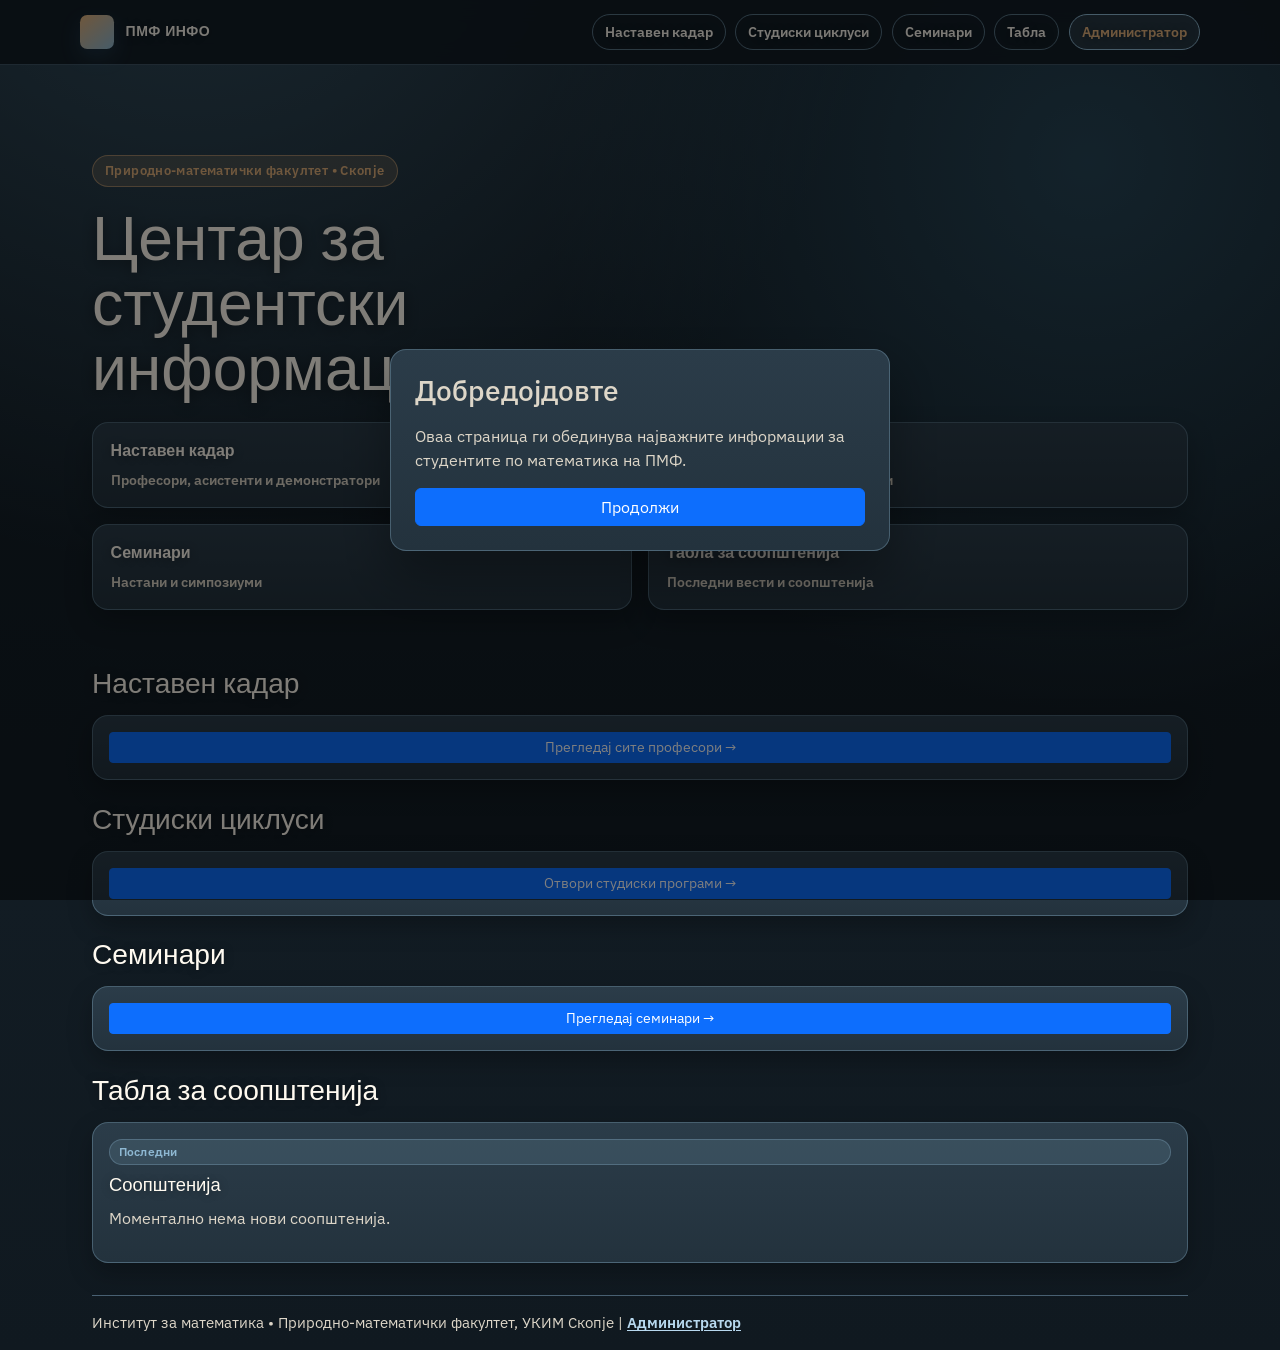
<file: index.html>
<!DOCTYPE html>
<html lang="mk">
  <head>
    <meta charset="UTF-8" />
    <meta name="viewport" content="width=device-width, initial-scale=1.0" />
    <title>Центар за студентски информации | ПМФ Скопје</title>
    <meta
      name="description"
      content="Информативна страница за студентите на Природно-математички факултет со наставен кадар, студиски циклуси, семинари и табла за соопштенија."
    />
    <!-- Bootstrap CSS -->
    <link href="https://cdn.jsdelivr.net/npm/bootstrap@5.3.0/dist/css/bootstrap.min.css" rel="stylesheet" />
    <!-- Google Fonts -->
    <link rel="preconnect" href="https://fonts.googleapis.com" />
    <link rel="preconnect" href="https://fonts.gstatic.com" crossorigin />
    <link
      href="https://fonts.googleapis.com/css2?family=Space+Grotesk:wght@400;500;600;700&family=IBM+Plex+Sans:wght@400;500;600&display=swap"
      rel="stylesheet"
    />
    <!-- Custom CSS -->
    <link rel="stylesheet" href="css/styles.css" />
  </head>
  <body>
    <header class="topbar">
      <div class="container topbar-inner">
        <div class="brand">
          <span class="brand-mark" aria-hidden="true"></span>
          <div class="brand-text">ПМФ Инфо</div>
        </div>
        <nav class="nav" aria-label="Main sections">
          <a href="staff.html">Наставен кадар</a>
          <a href="cycles.html">Студиски циклуси</a>
          <a href="seminars.html">Семинари</a>
          <a href="#board">Табла</a>
          <a href="admin.html" class="admin-link">Администратор</a>
        </nav>
      </div>
    </header>

    <main class="container">
      <section class="hero" aria-labelledby="hero-title">
        <div class="eyebrow">Природно-математички факултет • Скопје</div>
        <h1 id="hero-title">Центар за студентски информации</h1>

        <div class="hero-grid">
          <a class="highlight highlight-link" href="staff.html">
            <strong>Наставен кадар</strong>
            <small>Професори, асистенти и демонстратори</small>
          </a>
          <a class="highlight highlight-link" href="cycles.html">
            <strong>Студиски циклуси</strong>
            <small>Прв, втор и трет циклус на студии</small>
          </a>
          <a class="highlight highlight-link" href="seminars.html">
            <strong>Семинари</strong>
            <small>Настани и симпозиуми</small>
          </a>
          <a class="highlight highlight-link" href="#board">
            <strong>Табла за соопштенија</strong>
            <small>Последни вести и соопштенија</small>
          </a>
        </div>
      </section>

      <section id="staff" aria-labelledby="staff-title">
        <div class="section-head">
          <h2 id="staff-title">Наставен кадар</h2>
        </div>
        <div class="cards">
          <article class="card">
            <a href="staff.html" class="btn btn-primary btn-sm">Прегледај сите професори →</a>
          </article>
        </div>
      </section>

      <section id="cycles" aria-labelledby="cycles-title">
        <div class="section-head">
          <h2 id="cycles-title">Студиски циклуси</h2>
        </div>
        <div class="cards">
          <article class="card">
            <a href="cycles.html" class="btn btn-primary btn-sm">Отвори студиски програми →</a>
          </article>
        </div>
      </section>

      <section id="seminars" aria-labelledby="seminars-title">
        <div class="section-head">
          <h2 id="seminars-title">Семинари</h2>
        </div>
        <div class="cards">
          <article class="card">
            <a href="seminars.html" class="btn btn-primary btn-sm">Прегледај семинари →</a>
          </article>
        </div>
      </section>

      <section id="board" aria-labelledby="board-title">
        <div class="section-head">
          <h2 id="board-title">Табла за соопштенија</h2>
        </div>
        <div class="cards">
          <article class="card">
            <span class="tag brand">Последни</span>
            <h3>Соопштенија</h3>
            <div id="dynamic-bulletin-board">
              <p class="text-muted">Вчитување соопштенија...</p>
            </div>
          </article>
        </div>
      </section>

      <footer class="footer">
        Институт за математика • Природно-математички факултет, УКИМ Скопје | 
        <a href="admin.html">Администратор</a>
      </footer>
    </main>

    <!-- Bootstrap JS -->
    <script src="https://cdn.jsdelivr.net/npm/bootstrap@5.3.0/dist/js/bootstrap.bundle.min.js"></script>
    <!-- Admin JS -->
    <script src="js/admin.js"></script>
  </body>
</html>
</file>
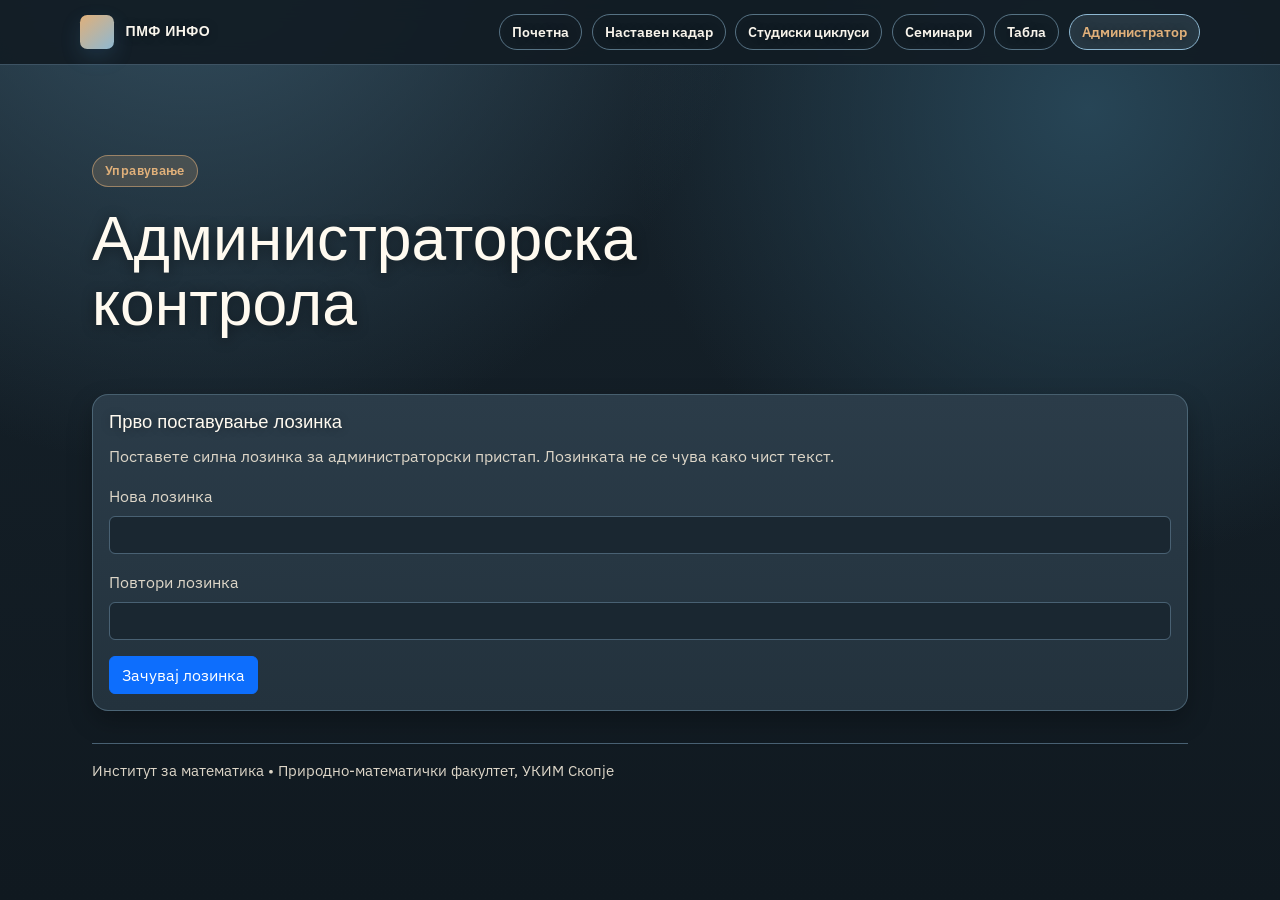
<file: admin.html>
<!DOCTYPE html>
<html lang="mk">
  <head>
    <meta charset="UTF-8" />
    <meta name="viewport" content="width=device-width, initial-scale=1.0" />
    <title>Администратор | Центар за студентски информации</title>
    <meta name="description" content="Администраторска страница за управување со таблата за соопштенија." />
    <link href="https://cdn.jsdelivr.net/npm/bootstrap@5.3.0/dist/css/bootstrap.min.css" rel="stylesheet" />
    <link rel="preconnect" href="https://fonts.googleapis.com" />
    <link rel="preconnect" href="https://fonts.gstatic.com" crossorigin />
    <link
      href="https://fonts.googleapis.com/css2?family=Space+Grotesk:wght@400;500;600;700&family=IBM+Plex+Sans:wght@400;500;600&display=swap"
      rel="stylesheet"
    />
    <link rel="stylesheet" href="css/styles.css" />
  </head>
  <body>
    <header class="topbar">
      <div class="container topbar-inner">
        <div class="brand">
          <span class="brand-mark" aria-hidden="true"></span>
          <div class="brand-text">ПМФ Инфо</div>
        </div>
        <nav class="nav" aria-label="Main sections">
          <a href="index.html">Почетна</a>
          <a href="staff.html">Наставен кадар</a>
          <a href="cycles.html">Студиски циклуси</a>
          <a href="seminars.html">Семинари</a>
          <a href="index.html#board">Табла</a>
          <a href="admin.html" class="admin-link">Администратор</a>
        </nav>
      </div>
    </header>

    <main class="container">
      <section class="hero" aria-labelledby="admin-title">
        <div class="eyebrow">Управување</div>
        <h1 id="admin-title">Администраторска контрола</h1>
      </section>

      <section id="admin-setup-section" class="cards" style="display: none">
        <article class="card">
          <h3>Прво поставување лозинка</h3>
          <p>Поставете силна лозинка за администраторски пристап. Лозинката не се чува како чист текст.</p>
          <form id="admin-setup-form">
            <div class="mb-3">
              <label for="setup-password" class="form-label">Нова лозинка</label>
              <input type="password" class="form-control" id="setup-password" required minlength="8" />
            </div>
            <div class="mb-3">
              <label for="setup-password-confirm" class="form-label">Повтори лозинка</label>
              <input type="password" class="form-control" id="setup-password-confirm" required minlength="8" />
            </div>
            <button type="submit" class="btn btn-primary">Зачувај лозинка</button>
          </form>
        </article>
      </section>

      <section id="admin-login-section" class="cards" style="display: none">
        <article class="card">
          <h3>Пријава</h3>
          <form id="admin-login-form">
            <div class="mb-3">
              <label for="admin-password" class="form-label">Лозинка</label>
              <input type="password" class="form-control" id="admin-password" placeholder="Внесете лозинка" required />
            </div>
            <button type="submit" class="btn btn-primary">Најави се</button>
          </form>
        </article>
      </section>

      <section id="admin-panel-section" style="display: none">
        <div class="d-flex justify-content-between align-items-center mb-3">
          <h2>Управување со соопштенија</h2>
          <button class="btn btn-outline-light btn-sm" id="admin-logout-btn">Одјава</button>
        </div>

        <div class="cards">
          <article class="card">
            <h3>Додади ново соопштение</h3>
            <form id="bulletin-form">
              <div class="row">
                <div class="col-md-6 mb-3">
                  <label for="bulletin-title" class="form-label">Наслов</label>
                  <input type="text" class="form-control" id="bulletin-title" placeholder="Пример: Ажурирање на распоред" required />
                </div>
                <div class="col-md-6 mb-3">
                  <label for="bulletin-category" class="form-label">Категорија</label>
                  <select class="form-select" id="bulletin-category">
                    <option value="update">Ажурирање</option>
                    <option value="event">Настан</option>
                    <option value="urgent">Итно</option>
                  </select>
                </div>
              </div>
              <div class="mb-3">
                <label for="bulletin-description" class="form-label">Опис</label>
                <textarea class="form-control" id="bulletin-description" rows="3" placeholder="Внесете содржина" required></textarea>
              </div>
              <button type="submit" class="btn btn-success">Додади</button>
            </form>
          </article>

          <article class="card">
            <h3>Постоечки соопштенија</h3>
            <div id="bulletin-items-list">
              <p class="text-muted">Вчитување...</p>
            </div>
          </article>
        </div>
      </section>

      <footer class="footer">
        Институт за математика • Природно-математички факултет, УКИМ Скопје
      </footer>
    </main>

    <script src="https://cdn.jsdelivr.net/npm/bootstrap@5.3.0/dist/js/bootstrap.bundle.min.js"></script>
    <script src="js/admin.js"></script>
  </body>
</html>
</file>
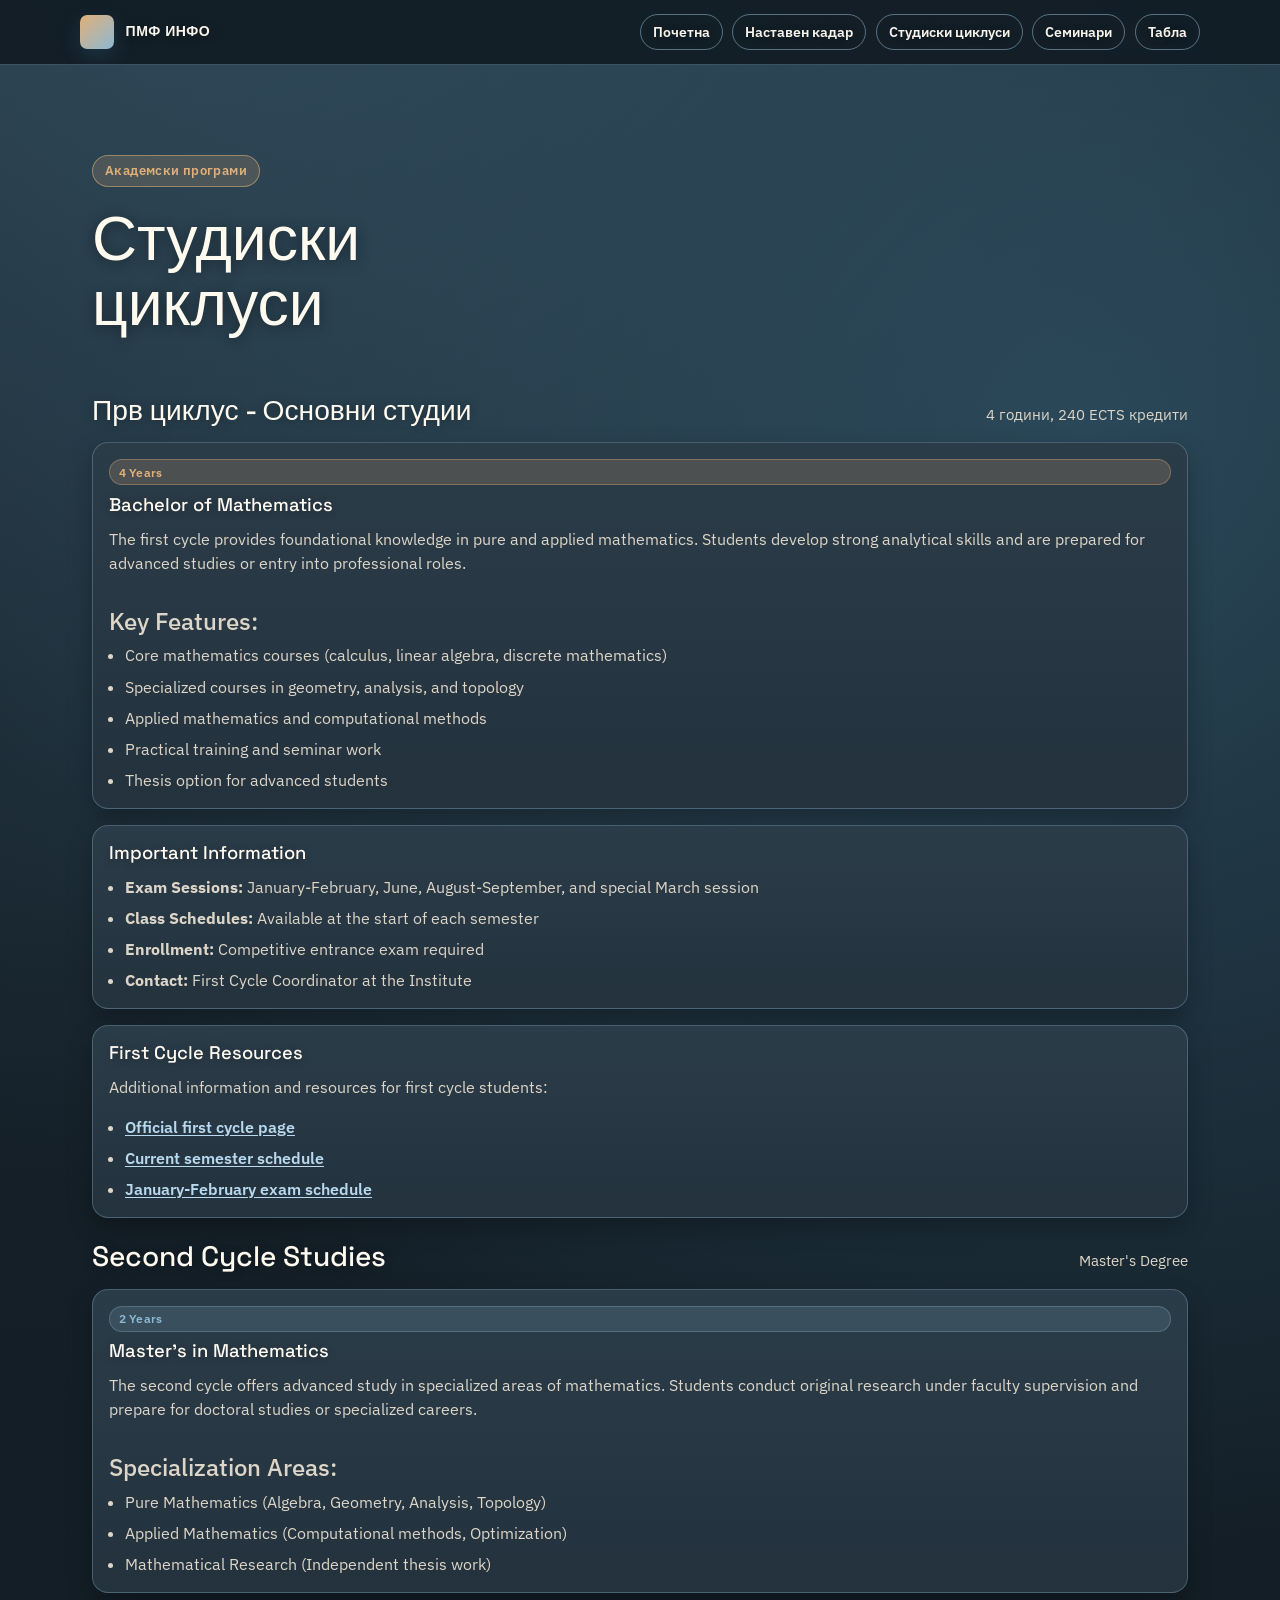
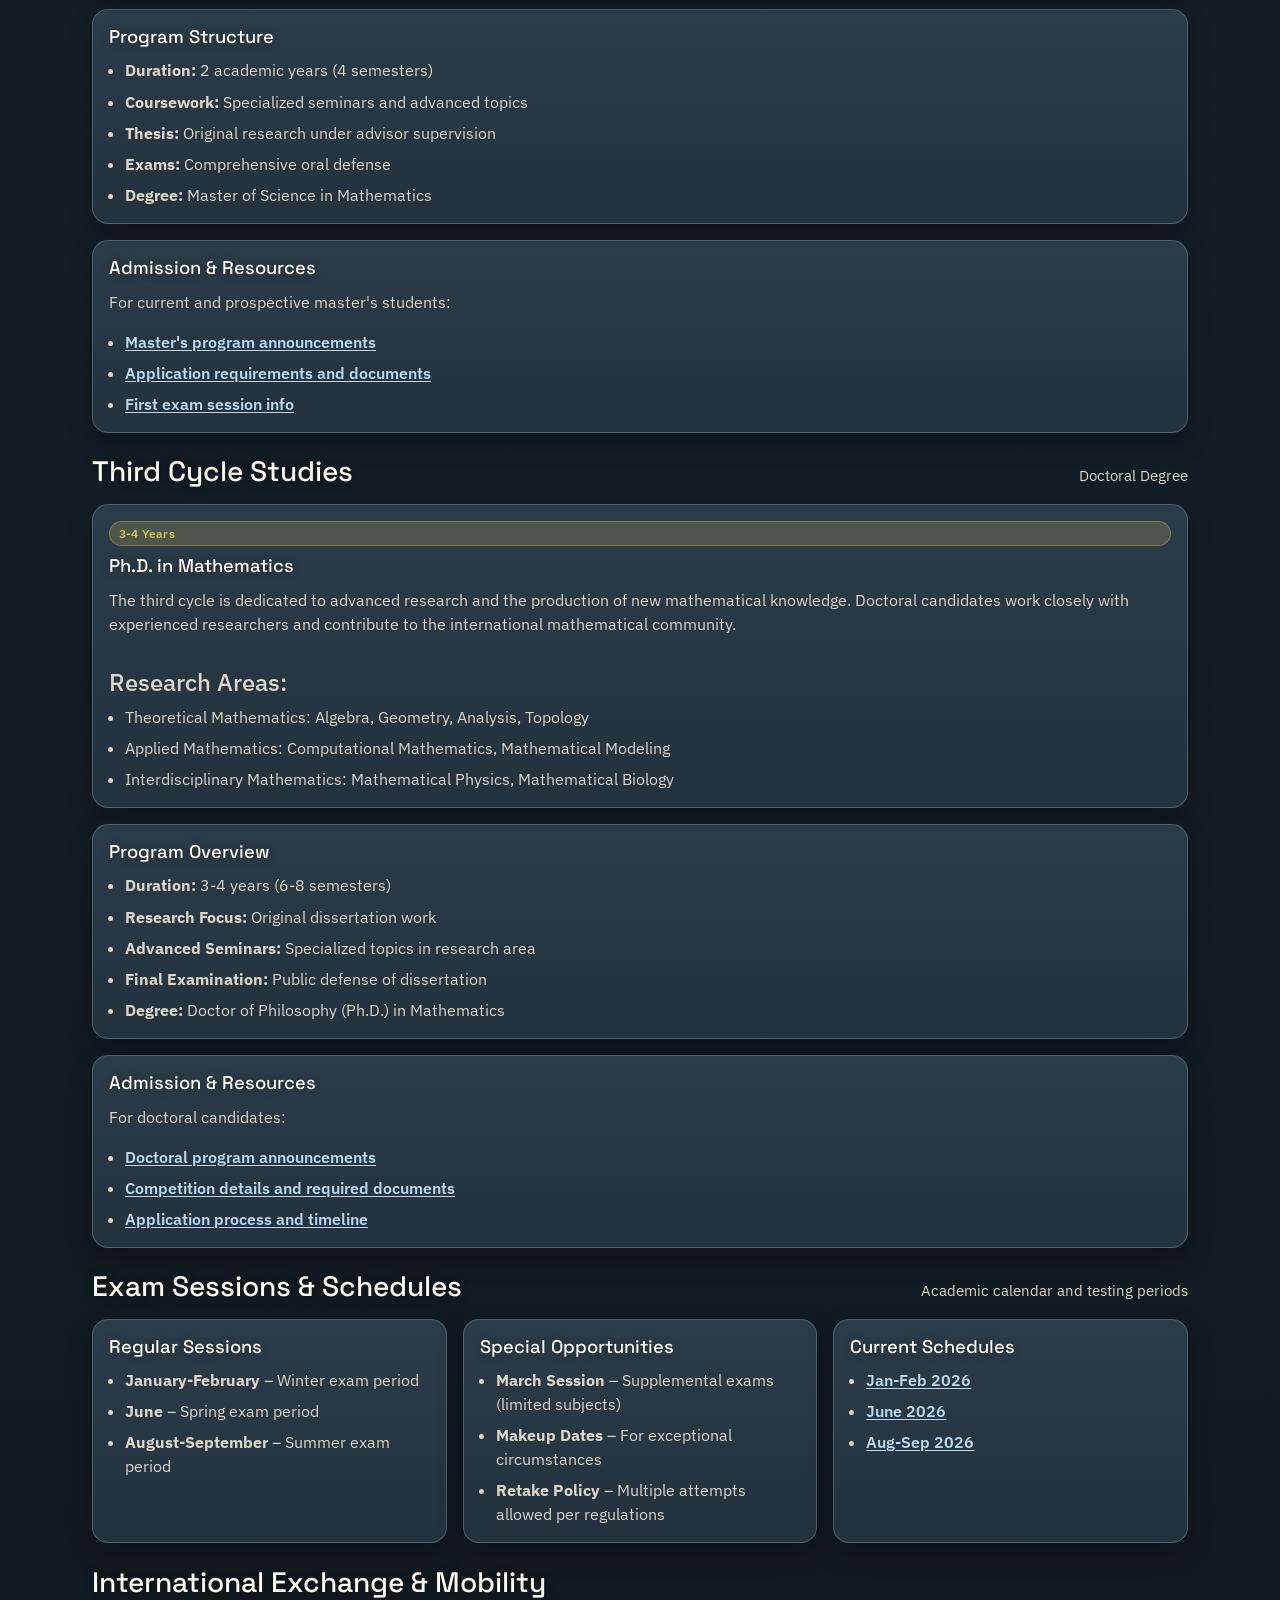
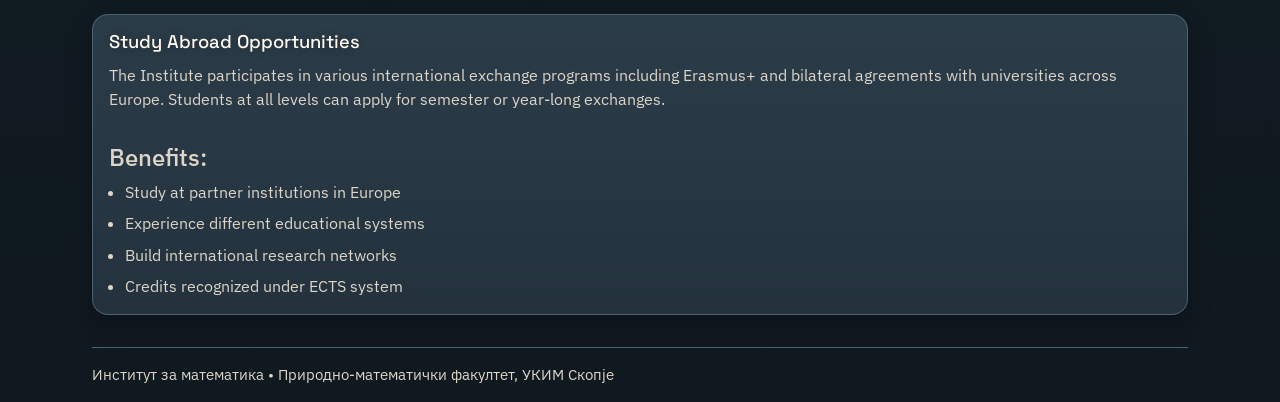
<file: cycles.html>
<!DOCTYPE html>
<html lang="mk">
  <head>
    <meta charset="UTF-8" />
    <meta name="viewport" content="width=device-width, initial-scale=1.0" />
    <title>Студиски циклуси | Центар за студентски информации</title>
    <meta name="description" content="Структура на академските циклуси и информации за запишување на Институтот за математика, ПМФ УКИМ Скопје." />
    <!-- Bootstrap CSS -->
    <link href="https://cdn.jsdelivr.net/npm/bootstrap@5.3.0/dist/css/bootstrap.min.css" rel="stylesheet" />
    <!-- Google Fonts -->
    <link rel="preconnect" href="https://fonts.googleapis.com" />
    <link rel="preconnect" href="https://fonts.gstatic.com" crossorigin />
    <link
      href="https://fonts.googleapis.com/css2?family=Space+Grotesk:wght@400;500;600;700&family=IBM+Plex+Sans:wght@400;500;600&display=swap"
      rel="stylesheet"
    />
    <!-- Custom CSS -->
    <link rel="stylesheet" href="css/styles.css" />
  </head>
  <body>
    <header class="topbar">
      <div class="container topbar-inner">
        <div class="brand">
          <span class="brand-mark" aria-hidden="true"></span>
          <div class="brand-text">ПМФ Инфо</div>
        </div>
        <nav class="nav" aria-label="Main sections">
          <a href="index.html">Почетна</a>
          <a href="staff.html">Наставен кадар</a>
          <a href="cycles.html" class="active">Студиски циклуси</a>
          <a href="seminars.html">Семинари</a>
          <a href="index.html#board">Табла</a>
        </nav>
      </div>
    </header>

    <main class="container">
      <section class="hero" aria-labelledby="hero-title">
        <div class="eyebrow">Академски програми</div>
        <h1 id="hero-title">Студиски циклуси</h1>
      </section>

      <!-- First Cycle -->
      <section aria-labelledby="cycle1-title">
        <div class="section-head">
          <h2 id="cycle1-title">Прв циклус - Основни студии</h2>
          <p class="section-note">4 години, 240 ECTS кредити</p>
        </div>
        <div class="cards">
          <article class="card">
            <span class="tag accent">4 Years</span>
            <h3>Bachelor of Mathematics</h3>
            <p>
              The first cycle provides foundational knowledge in pure and applied mathematics. 
              Students develop strong analytical skills and are prepared for advanced studies or 
              entry into professional roles.
            </p>
            <h4 class="mt-3">Key Features:</h4>
            <ul>
              <li>Core mathematics courses (calculus, linear algebra, discrete mathematics)</li>
              <li>Specialized courses in geometry, analysis, and topology</li>
              <li>Applied mathematics and computational methods</li>
              <li>Practical training and seminar work</li>
              <li>Thesis option for advanced students</li>
            </ul>
          </article>

          <article class="card">
            <h3>Important Information</h3>
            <ul>
              <li><strong>Exam Sessions:</strong> January-February, June, August-September, and special March session</li>
              <li><strong>Class Schedules:</strong> Available at the start of each semester</li>
              <li><strong>Enrollment:</strong> Competitive entrance exam required</li>
              <li><strong>Contact:</strong> First Cycle Coordinator at the Institute</li>
            </ul>
          </article>

          <article class="card">
            <h3>First Cycle Resources</h3>
            <p>Additional information and resources for first cycle students:</p>
            <ul>
              <li><a href="https://im-pmf.weebly.com/105510881074-109410801082108310911089-108910901091107610801080.html" target="_blank" rel="noopener noreferrer">Official first cycle page</a></li>
              <li><a href="https://im-pmf.weebly.com/uploads/5/8/9/8/58988609/raspored_na_casovi_za_letsem_2026__3_.pdf" target="_blank" rel="noopener noreferrer">Current semester schedule</a></li>
              <li><a href="https://im-pmf.weebly.com/uploads/5/8/9/8/58988609/raspored_za_januar-fevruari_2026.pdf" target="_blank" rel="noopener noreferrer">January-February exam schedule</a></li>
            </ul>
          </article>
        </div>
      </section>

      <!-- Second Cycle -->
      <section aria-labelledby="cycle2-title">
        <div class="section-head">
          <h2 id="cycle2-title">Second Cycle Studies</h2>
          <p class="section-note">Master's Degree</p>
        </div>
        <div class="cards">
          <article class="card">
            <span class="tag brand">2 Years</span>
            <h3>Master's in Mathematics</h3>
            <p>
              The second cycle offers advanced study in specialized areas of mathematics. 
              Students conduct original research under faculty supervision and prepare for 
              doctoral studies or specialized careers.
            </p>
            <h4 class="mt-3">Specialization Areas:</h4>
            <ul>
              <li>Pure Mathematics (Algebra, Geometry, Analysis, Topology)</li>
              <li>Applied Mathematics (Computational methods, Optimization)</li>
              <li>Mathematical Research (Independent thesis work)</li>
            </ul>
          </article>

          <article class="card">
            <h3>Program Structure</h3>
            <ul>
              <li><strong>Duration:</strong> 2 academic years (4 semesters)</li>
              <li><strong>Coursework:</strong> Specialized seminars and advanced topics</li>
              <li><strong>Thesis:</strong> Original research under advisor supervision</li>
              <li><strong>Exams:</strong> Comprehensive oral defense</li>
              <li><strong>Degree:</strong> Master of Science in Mathematics</li>
            </ul>
          </article>

          <article class="card">
            <h3>Admission & Resources</h3>
            <p>For current and prospective master's students:</p>
            <ul>
              <li><a href="https://im-pmf.weebly.com/1042109010861088-109410801082108310911089-108910901091107610801080.html" target="_blank" rel="noopener noreferrer">Master's program announcements</a></li>
              <li><a href="https://ukim.edu.mk/studii/upisi/vtor-ciklus-2/" target="_blank" rel="noopener noreferrer">Application requirements and documents</a></li>
              <li><a href="https://im-pmf.weebly.com/uploads/5/8/9/8/58988609/prva_ispitna_sesija_ii_ciklus_2025-2026_%D0%B3.pdf" target="_blank" rel="noopener noreferrer">First exam session info</a></li>
            </ul>
          </article>
        </div>
      </section>

      <!-- Third Cycle -->
      <section aria-labelledby="cycle3-title">
        <div class="section-head">
          <h2 id="cycle3-title">Third Cycle Studies</h2>
          <p class="section-note">Doctoral Degree</p>
        </div>
        <div class="cards">
          <article class="card">
            <span class="tag warning">3-4 Years</span>
            <h3>Ph.D. in Mathematics</h3>
            <p>
              The third cycle is dedicated to advanced research and the production of new mathematical 
              knowledge. Doctoral candidates work closely with experienced researchers and contribute 
              to the international mathematical community.
            </p>
            <h4 class="mt-3">Research Areas:</h4>
            <ul>
              <li>Theoretical Mathematics: Algebra, Geometry, Analysis, Topology</li>
              <li>Applied Mathematics: Computational Mathematics, Mathematical Modeling</li>
              <li>Interdisciplinary Mathematics: Mathematical Physics, Mathematical Biology</li>
            </ul>
          </article>

          <article class="card">
            <h3>Program Overview</h3>
            <ul>
              <li><strong>Duration:</strong> 3-4 years (6-8 semesters)</li>
              <li><strong>Research Focus:</strong> Original dissertation work</li>
              <li><strong>Advanced Seminars:</strong> Specialized topics in research area</li>
              <li><strong>Final Examination:</strong> Public defense of dissertation</li>
              <li><strong>Degree:</strong> Doctor of Philosophy (Ph.D.) in Mathematics</li>
            </ul>
          </article>

          <article class="card">
            <h3>Admission & Resources</h3>
            <p>For doctoral candidates:</p>
            <ul>
              <li><a href="https://im-pmf.weebly.com/1058108810771090-109410801082108310911089-108910901091107610801080.html" target="_blank" rel="noopener noreferrer">Doctoral program announcements</a></li>
              <li><a href="https://ukim.edu.mk/doktorska-shkola/informacii/konkursi-na-tret-ciklus/" target="_blank" rel="noopener noreferrer">Competition details and required documents</a></li>
              <li><a href="#" target="_blank" rel="noopener noreferrer">Application process and timeline</a></li>
            </ul>
          </article>
        </div>
      </section>

      <!-- Exam Information -->
      <section aria-labelledby="exams-title">
        <div class="section-head">
          <h2 id="exams-title">Exam Sessions & Schedules</h2>
          <p class="section-note">Academic calendar and testing periods</p>
        </div>
        <div class="cards">
          <article class="card third">
            <h3>Regular Sessions</h3>
            <ul>
              <li><strong>January-February</strong> – Winter exam period</li>
              <li><strong>June</strong> – Spring exam period</li>
              <li><strong>August-September</strong> – Summer exam period</li>
            </ul>
          </article>

          <article class="card third">
            <h3>Special Opportunities</h3>
            <ul>
              <li><strong>March Session</strong> – Supplemental exams (limited subjects)</li>
              <li><strong>Makeup Dates</strong> – For exceptional circumstances</li>
              <li><strong>Retake Policy</strong> – Multiple attempts allowed per regulations</li>
            </ul>
          </article>

          <article class="card third">
            <h3>Current Schedules</h3>
            <ul>
              <li><a href="https://im-pmf.weebly.com/uploads/5/8/9/8/58988609/raspored_za_januar-fevruari_2026.pdf" target="_blank" rel="noopener noreferrer">Jan-Feb 2026</a></li>
              <li><a href="https://im-pmf.weebly.com/uploads/5/8/9/8/58988609/raspored_za_juni_2026.pdf" target="_blank" rel="noopener noreferrer">June 2026</a></li>
              <li><a href="https://im-pmf.weebly.com/uploads/5/8/9/8/58988609/raspored_za_avgust-septemvri_2026.pdf" target="_blank" rel="noopener noreferrer">Aug-Sep 2026</a></li>
            </ul>
          </article>
        </div>
      </section>

      <!-- International Exchange -->
      <section aria-labelledby="exchange-title">
        <div class="section-head">
          <h2 id="exchange-title">International Exchange & Mobility</h2>
        </div>
        <div class="cards">
          <article class="card">
            <h3>Study Abroad Opportunities</h3>
            <p>
              The Institute participates in various international exchange programs including Erasmus+ 
              and bilateral agreements with universities across Europe. Students at all levels can 
              apply for semester or year-long exchanges.
            </p>
            <h4 class="mt-3">Benefits:</h4>
            <ul>
              <li>Study at partner institutions in Europe</li>
              <li>Experience different educational systems</li>
              <li>Build international research networks</li>
              <li>Credits recognized under ECTS system</li>
            </ul>
          </article>
        </div>
      </section>

      <footer class="footer">
        Институт за математика • Природно-математички факултет, УКИМ Скопје
      </footer>
    </main>

    <!-- Bootstrap JS -->
    <script src="https://cdn.jsdelivr.net/npm/bootstrap@5.3.0/dist/js/bootstrap.bundle.min.js"></script>
  </body>
</html>
</file>
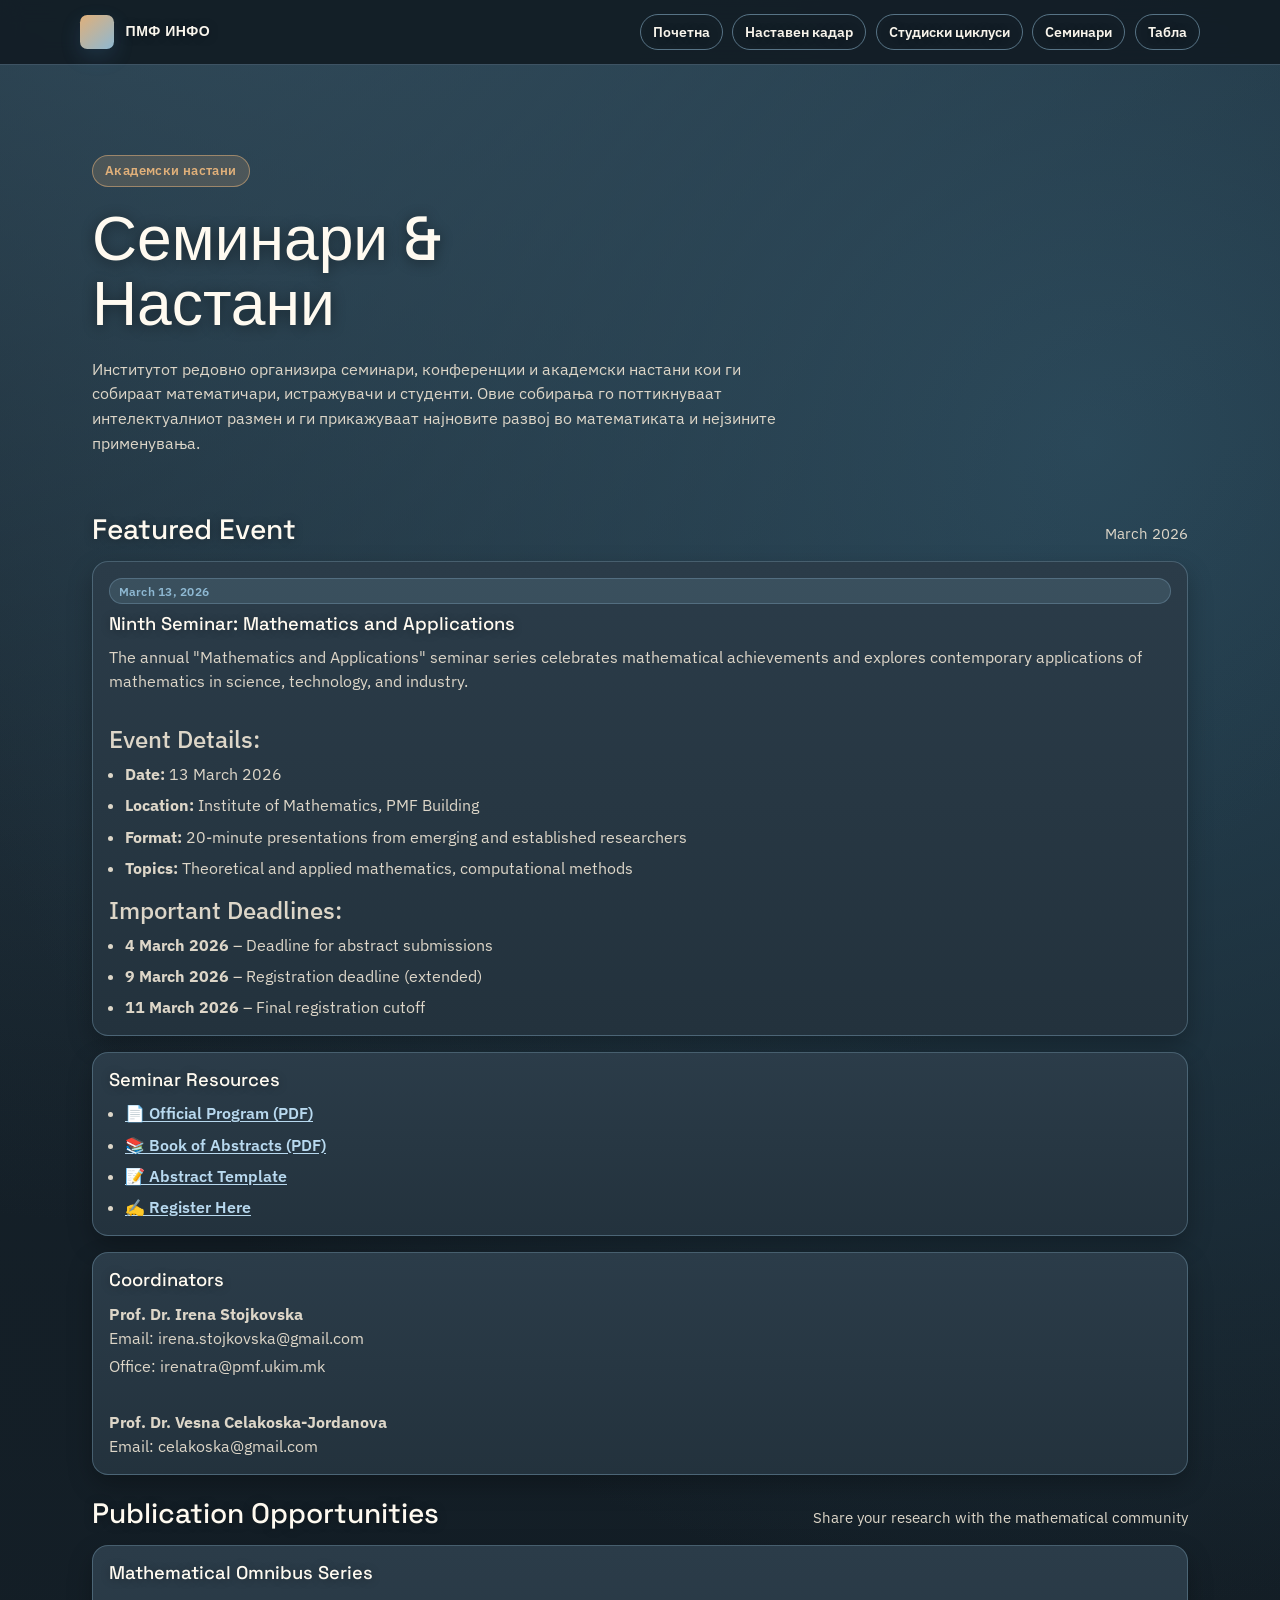
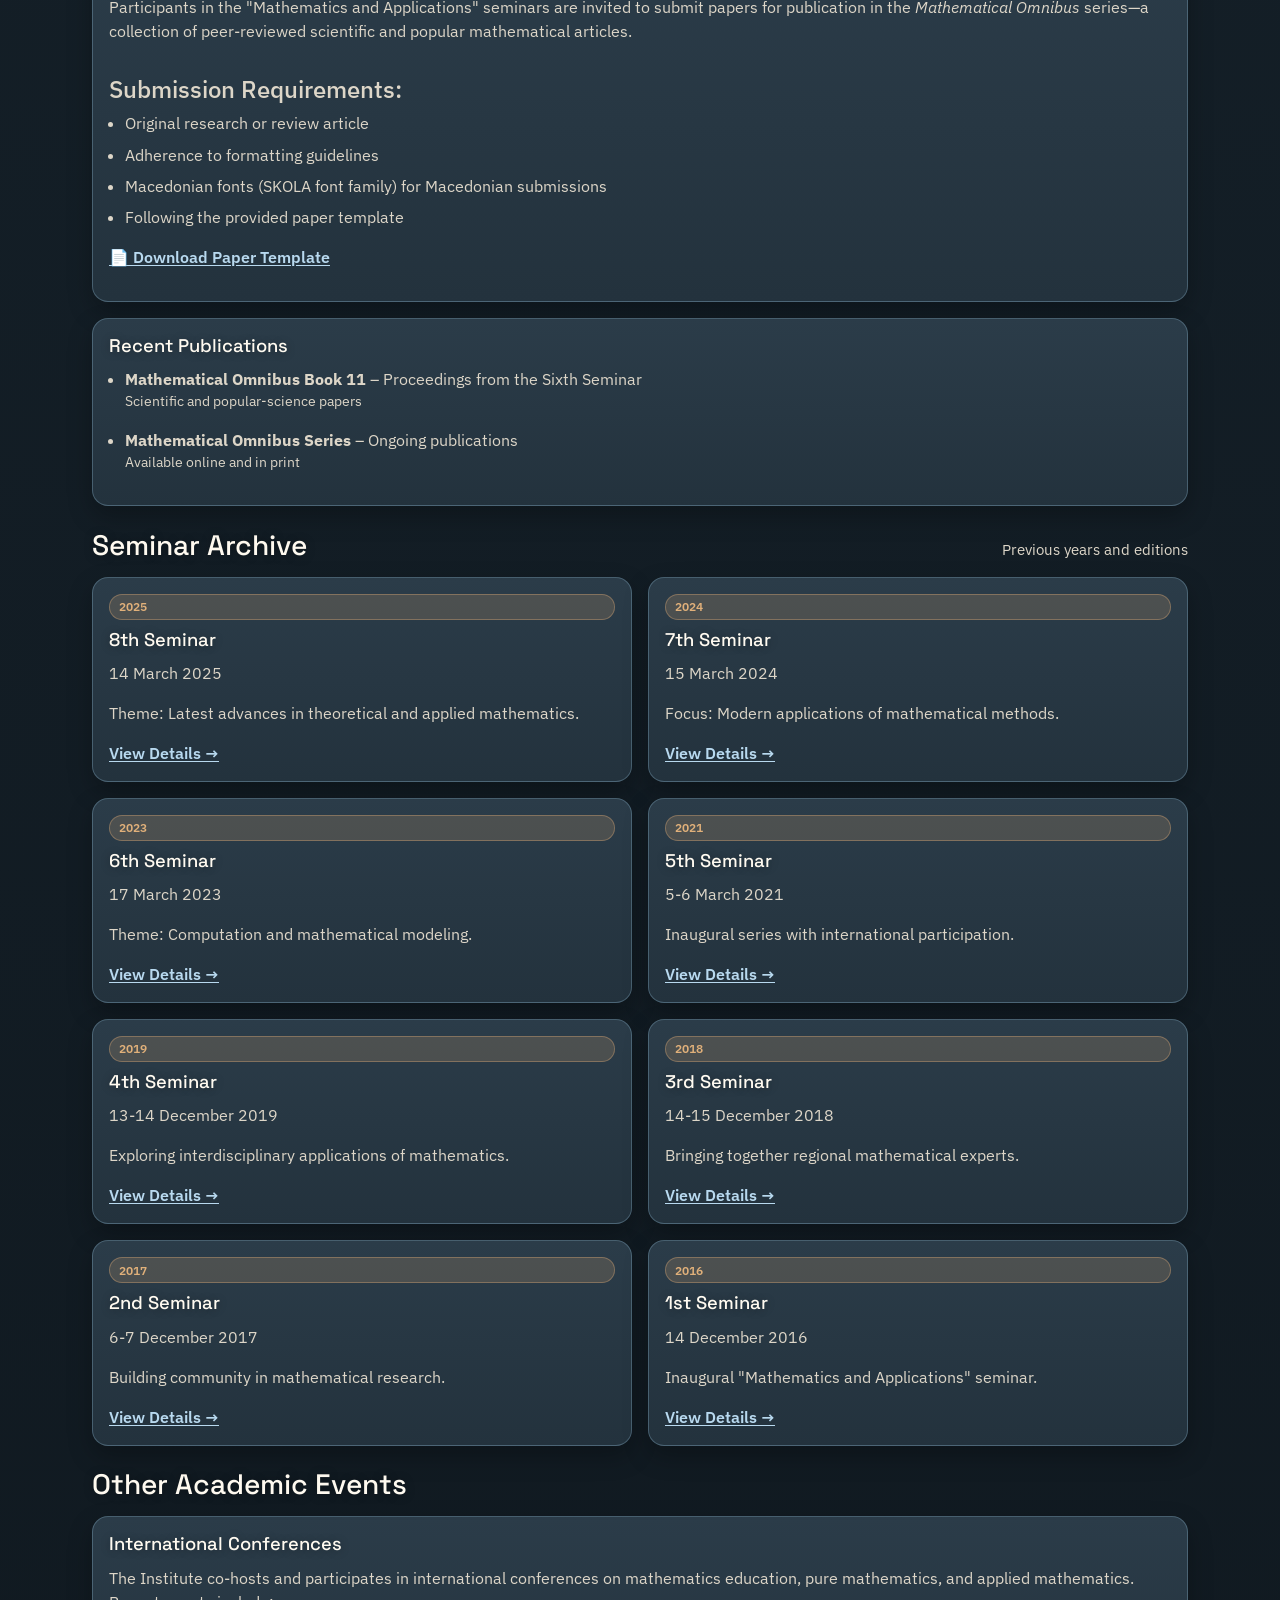
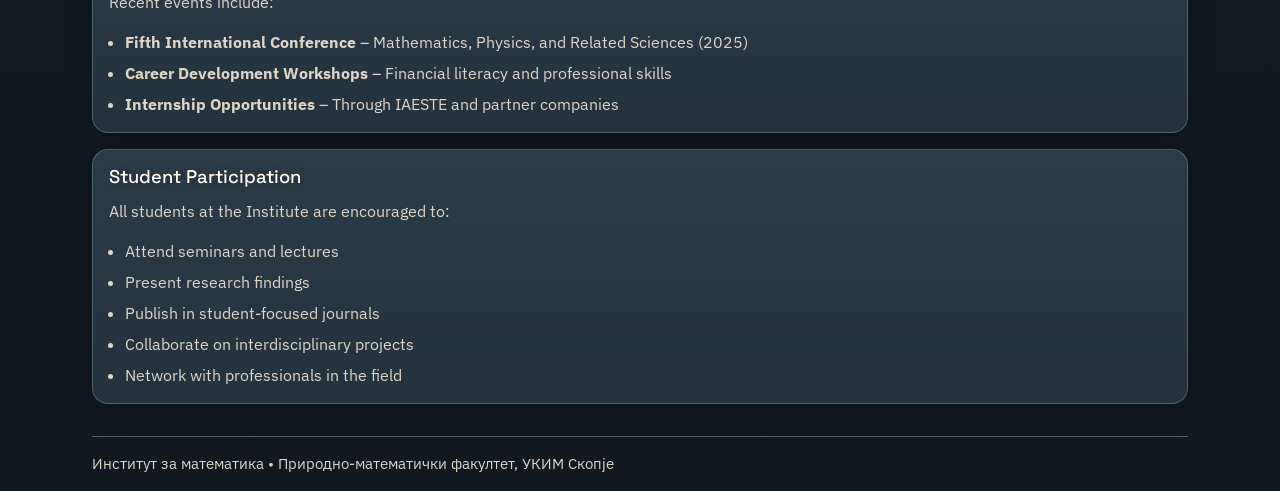
<file: seminars.html>
<!DOCTYPE html>
<html lang="en">
  <head>
    <meta charset="UTF-8" />
    <meta name="viewport" content="width=device-width, initial-scale=1.0" />
    <title>Семинари | Центар за студентски информации</title>
    <meta name="description" content="Семинари и академски настани на Институтот за математика, УКИМ Скопје." />
    <!-- Bootstrap CSS -->
    <link href="https://cdn.jsdelivr.net/npm/bootstrap@5.3.0/dist/css/bootstrap.min.css" rel="stylesheet" />
    <!-- Google Fonts -->
    <link rel="preconnect" href="https://fonts.googleapis.com" />
    <link rel="preconnect" href="https://fonts.gstatic.com" crossorigin />
    <link
      href="https://fonts.googleapis.com/css2?family=Space+Grotesk:wght@400;500;600;700&family=IBM+Plex+Sans:wght@400;500;600&display=swap"
      rel="stylesheet"
    />
    <!-- Custom CSS -->
    <link rel="stylesheet" href="css/styles.css" />
  </head>
  <body>
    <header class="topbar">
      <div class="container topbar-inner">
        <div class="brand">
          <span class="brand-mark" aria-hidden="true"></span>
          <div class="brand-text">ПМФ Инфо</div>
        </div>
        <nav class="nav" aria-label="Main sections">
          <a href="index.html">Почетна</a>
          <a href="staff.html">Наставен кадар</a>
          <a href="cycles.html">Студиски циклуси</a>
          <a href="seminars.html" class="active">Семинари</a>
          <a href="index.html#board">Табла</a>
        </nav>
      </div>
    </header>

    <main class="container">
      <section class="hero" aria-labelledby="hero-title">
        <div class="eyebrow">Академски настани</div>
        <h1 id="hero-title">Семинари & Настани</h1>
        <p>
          Институтот редовно организира семинари, конференции и академски настани кои ги собираат 
          математичари, истражувачи и студенти. Овие собирања го поттикнуваат интелектуалниот размен и 
          ги прикажуваат најновите развој во математиката и нејзините применувања.
        </p>
      </section>

      <!-- Featured Event -->
      <section aria-labelledby="featured-title">
        <div class="section-head">
          <h2 id="featured-title">Featured Event</h2>
          <p class="section-note">March 2026</p>
        </div>
        <div class="cards">
          <article class="card">
            <span class="tag brand">March 13, 2026</span>
            <h3>Ninth Seminar: Mathematics and Applications</h3>
            <p>
              The annual "Mathematics and Applications" seminar series celebrates mathematical achievements 
              and explores contemporary applications of mathematics in science, technology, and industry.
            </p>
            <h4 class="mt-3">Event Details:</h4>
            <ul>
              <li><strong>Date:</strong> 13 March 2026</li>
              <li><strong>Location:</strong> Institute of Mathematics, PMF Building</li>
              <li><strong>Format:</strong> 20-minute presentations from emerging and established researchers</li>
              <li><strong>Topics:</strong> Theoretical and applied mathematics, computational methods</li>
            </ul>
            <h4 class="mt-3">Important Deadlines:</h4>
            <ul>
              <li><strong>4 March 2026</strong> – Deadline for abstract submissions</li>
              <li><strong>9 March 2026</strong> – Registration deadline (extended)</li>
              <li><strong>11 March 2026</strong> – Final registration cutoff</li>
            </ul>
          </article>

          <article class="card">
            <h3>Seminar Resources</h3>
            <ul>
              <li><a href="https://im-pmf.weebly.com/uploads/5/8/9/8/58988609/programa_mip2026_konecna_za_vo_knigata__1_.pdf" target="_blank" rel="noopener noreferrer">📄 Official Program (PDF)</a></li>
              <li><a href="https://im-pmf.weebly.com/uploads/5/8/9/8/58988609/kniga_so_apstrakti_2026.pdf" target="_blank" rel="noopener noreferrer">📚 Book of Abstracts (PDF)</a></li>
              <li><a href="https://im-pmf.weebly.com/uploads/5/8/9/8/58988609/urnek_za_apstrakt_mip2026.doc" target="_blank" rel="noopener noreferrer">📝 Abstract Template</a></li>
              <li><a href="https://docs.google.com/forms/d/e/1FAIpQLSfb2fh9y-5I9xJJhfIF3yr8aEb7NZL9r9hszZ5LeqbWAsbKLw/viewform" target="_blank" rel="noopener noreferrer">✍️ Register Here</a></li>
            </ul>
          </article>

          <article class="card">
            <h3>Coordinators</h3>
            <div class="mb-3">
              <strong>Prof. Dr. Irena Stojkovska</strong>
              <p class="text-muted mb-1">Email: irena.stojkovska@gmail.com</p>
              <p class="text-muted">Office: irenatra@pmf.ukim.mk</p>
            </div>
            <div>
              <strong>Prof. Dr. Vesna Celakoska-Jordanova</strong>
              <p class="text-muted mb-0">Email: celakoska@gmail.com</p>
            </div>
          </article>
        </div>
      </section>

      <!-- Publication Opportunities -->
      <section aria-labelledby="publication-title">
        <div class="section-head">
          <h2 id="publication-title">Publication Opportunities</h2>
          <p class="section-note">Share your research with the mathematical community</p>
        </div>
        <div class="cards">
          <article class="card">
            <h3>Mathematical Omnibus Series</h3>
            <p>
              Participants in the "Mathematics and Applications" seminars are invited to submit 
              papers for publication in the <em>Mathematical Omnibus</em> series—a collection 
              of peer-reviewed scientific and popular mathematical articles.
            </p>
            <h4 class="mt-3">Submission Requirements:</h4>
            <ul>
              <li>Original research or review article</li>
              <li>Adherence to formatting guidelines</li>
              <li>Macedonian fonts (SKOLA font family) for Macedonian submissions</li>
              <li>Following the provided paper template</li>
            </ul>
            <p class="mt-3">
              <a href="https://im-pmf.weebly.com/uploads/5/8/9/8/58988609/urnek_za_trud_mip2026.doc" target="_blank" rel="noopener noreferrer">
                📄 Download Paper Template
              </a>
            </p>
          </article>

          <article class="card">
            <h3>Recent Publications</h3>
            <ul>
              <li>
                <strong>Mathematical Omnibus Book 11</strong> – Proceedings from the Sixth Seminar
                <p class="text-muted small">Scientific and popular-science papers</p>
              </li>
              <li>
                <strong>Mathematical Omnibus Series</strong> – Ongoing publications
                <p class="text-muted small">Available online and in print</p>
              </li>
            </ul>
          </article>
        </div>
      </section>

      <!-- Seminar Archive -->
      <section aria-labelledby="archive-title">
        <div class="section-head">
          <h2 id="archive-title">Seminar Archive</h2>
          <p class="section-note">Previous years and editions</p>
        </div>
        <div class="cards">
          <article class="card half">
            <span class="tag accent">2025</span>
            <h3>8th Seminar</h3>
            <p class="text-muted">14 March 2025</p>
            <p>Theme: Latest advances in theoretical and applied mathematics.</p>
            <a href="https://im-pmf.weebly.com/osmi-seminar-matematika-i-primeni.html" target="_blank" rel="noopener noreferrer">View Details →</a>
          </article>

          <article class="card half">
            <span class="tag accent">2024</span>
            <h3>7th Seminar</h3>
            <p class="text-muted">15 March 2024</p>
            <p>Focus: Modern applications of mathematical methods.</p>
            <a href="https://im-pmf.weebly.com/sedmi-seminar-matematika-i-primeni.html" target="_blank" rel="noopener noreferrer">View Details →</a>
          </article>

          <article class="card half">
            <span class="tag accent">2023</span>
            <h3>6th Seminar</h3>
            <p class="text-muted">17 March 2023</p>
            <p>Theme: Computation and mathematical modeling.</p>
            <a href="https://im-pmf.weebly.com/shesti-seminar-matematika-i-primeni.html" target="_blank" rel="noopener noreferrer">View Details →</a>
          </article>

          <article class="card half">
            <span class="tag accent">2021</span>
            <h3>5th Seminar</h3>
            <p class="text-muted">5-6 March 2021</p>
            <p>Inaugural series with international participation.</p>
            <a href="https://im-pmf.weebly.com/petti-seminar-matematika-i-primeni.html" target="_blank" rel="noopener noreferrer">View Details →</a>
          </article>

          <article class="card half">
            <span class="tag accent">2019</span>
            <h3>4th Seminar</h3>
            <p class="text-muted">13-14 December 2019</p>
            <p>Exploring interdisciplinary applications of mathematics.</p>
            <a href="https://im-pmf.weebly.com/cetvrti-seminar-matematika-i-primeni.html" target="_blank" rel="noopener noreferrer">View Details →</a>
          </article>

          <article class="card half">
            <span class="tag accent">2018</span>
            <h3>3rd Seminar</h3>
            <p class="text-muted">14-15 December 2018</p>
            <p>Bringing together regional mathematical experts.</p>
            <a href="https://im-pmf.weebly.com/tret-seminar-matematika-i-primeni.html" target="_blank" rel="noopener noreferrer">View Details →</a>
          </article>

          <article class="card half">
            <span class="tag accent">2017</span>
            <h3>2nd Seminar</h3>
            <p class="text-muted">6-7 December 2017</p>
            <p>Building community in mathematical research.</p>
            <a href="https://im-pmf.weebly.com/vtor-seminar-matematika-i-primeni.html" target="_blank" rel="noopener noreferrer">View Details →</a>
          </article>

          <article class="card half">
            <span class="tag accent">2016</span>
            <h3>1st Seminar</h3>
            <p class="text-muted">14 December 2016</p>
            <p>Inaugural "Mathematics and Applications" seminar.</p>
            <a href="https://im-pmf.weebly.com/prv-seminar-matematika-i-primeni.html" target="_blank" rel="noopener noreferrer">View Details →</a>
          </article>
        </div>
      </section>

      <!-- Other Academic Events -->
      <section aria-labelledby="other-title">
        <div class="section-head">
          <h2 id="other-title">Other Academic Events</h2>
        </div>
        <div class="cards">
          <article class="card">
            <h3>International Conferences</h3>
            <p>
              The Institute co-hosts and participates in international conferences on mathematics 
              education, pure mathematics, and applied mathematics. Recent events include:
            </p>
            <ul>
              <li><strong>Fifth International Conference</strong> – Mathematics, Physics, and Related Sciences (2025)</li>
              <li><strong>Career Development Workshops</strong> – Financial literacy and professional skills</li>
              <li><strong>Internship Opportunities</strong> – Through IAESTE and partner companies</li>
            </ul>
          </article>

          <article class="card">
            <h3>Student Participation</h3>
            <p>
              All students at the Institute are encouraged to:
            </p>
            <ul>
              <li>Attend seminars and lectures</li>
              <li>Present research findings</li>
              <li>Publish in student-focused journals</li>
              <li>Collaborate on interdisciplinary projects</li>
              <li>Network with professionals in the field</li>
            </ul>
          </article>
        </div>
      </section>

      <footer class="footer">
        Институт за математика • Природно-математички факултет, УКИМ Скопје
      </footer>
    </main>

    <!-- Bootstrap JS -->
    <script src="https://cdn.jsdelivr.net/npm/bootstrap@5.3.0/dist/js/bootstrap.bundle.min.js"></script>
  </body>
</html>
</file>
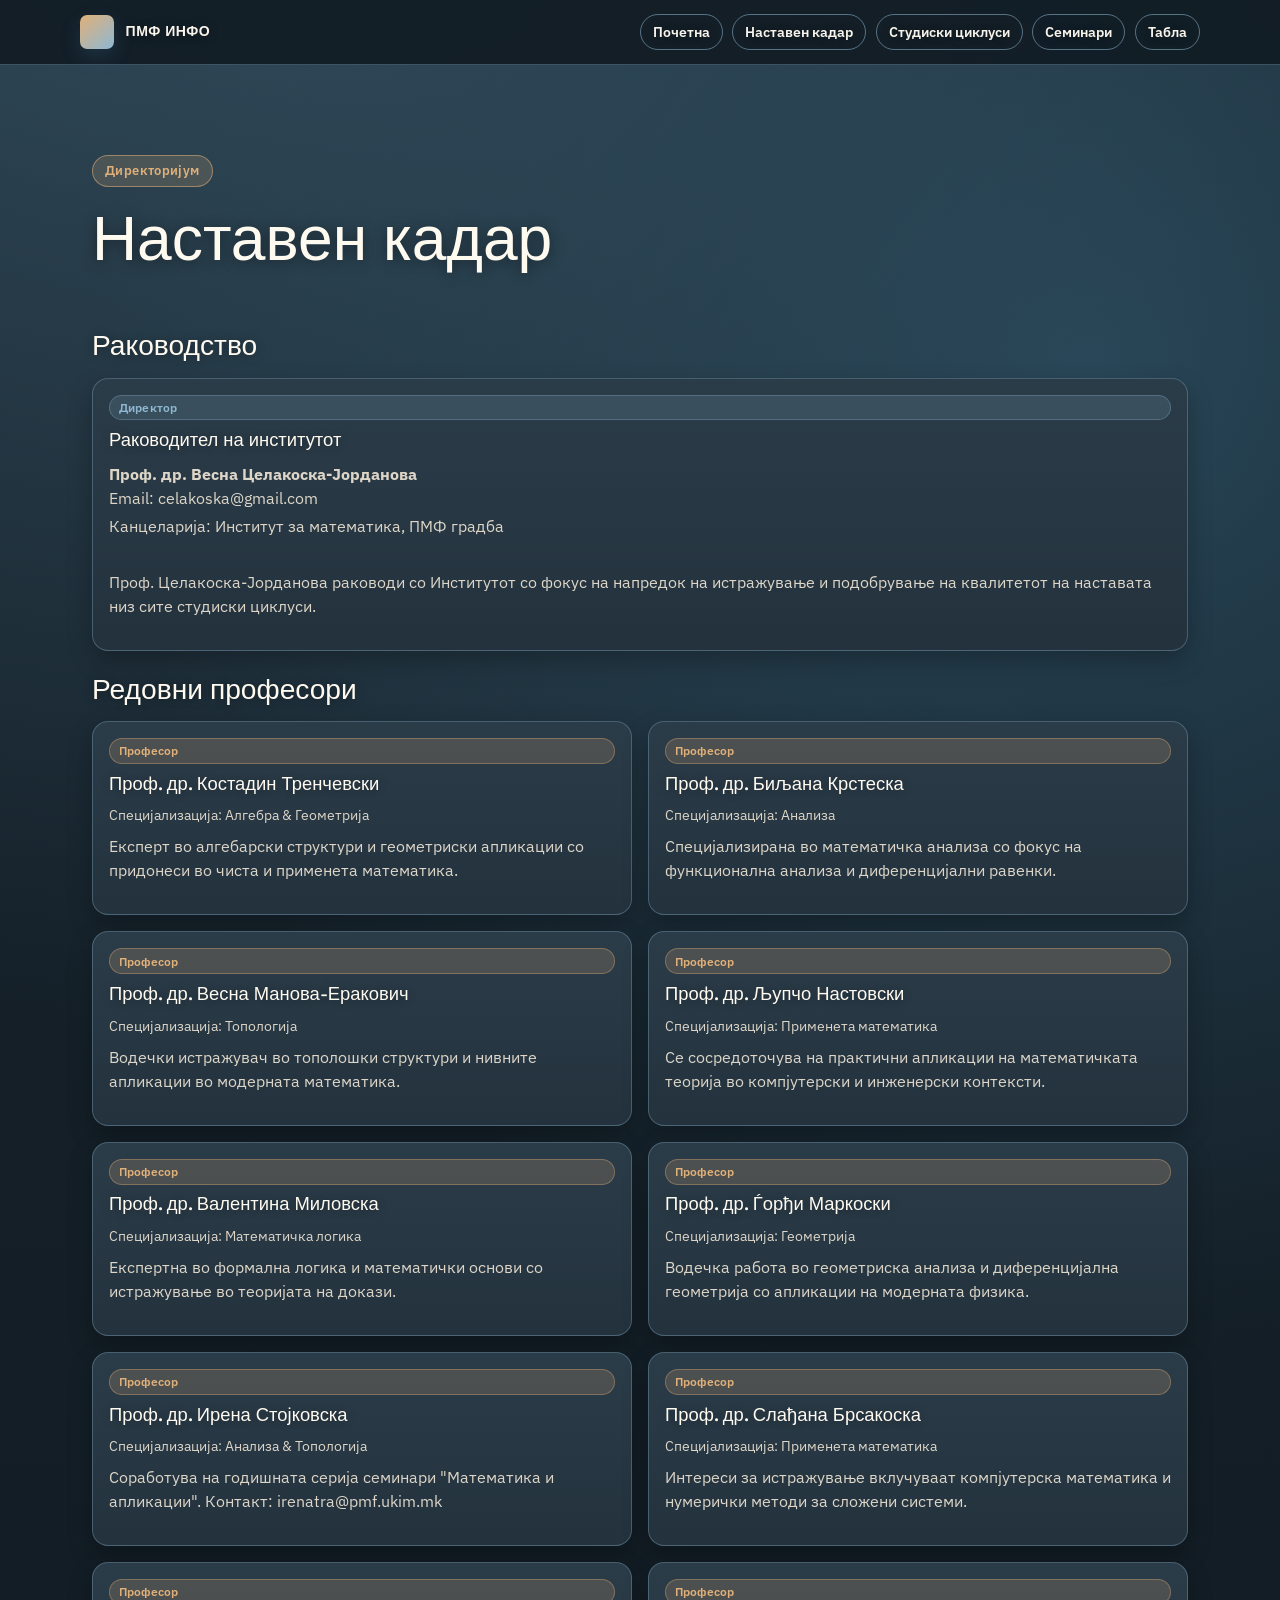
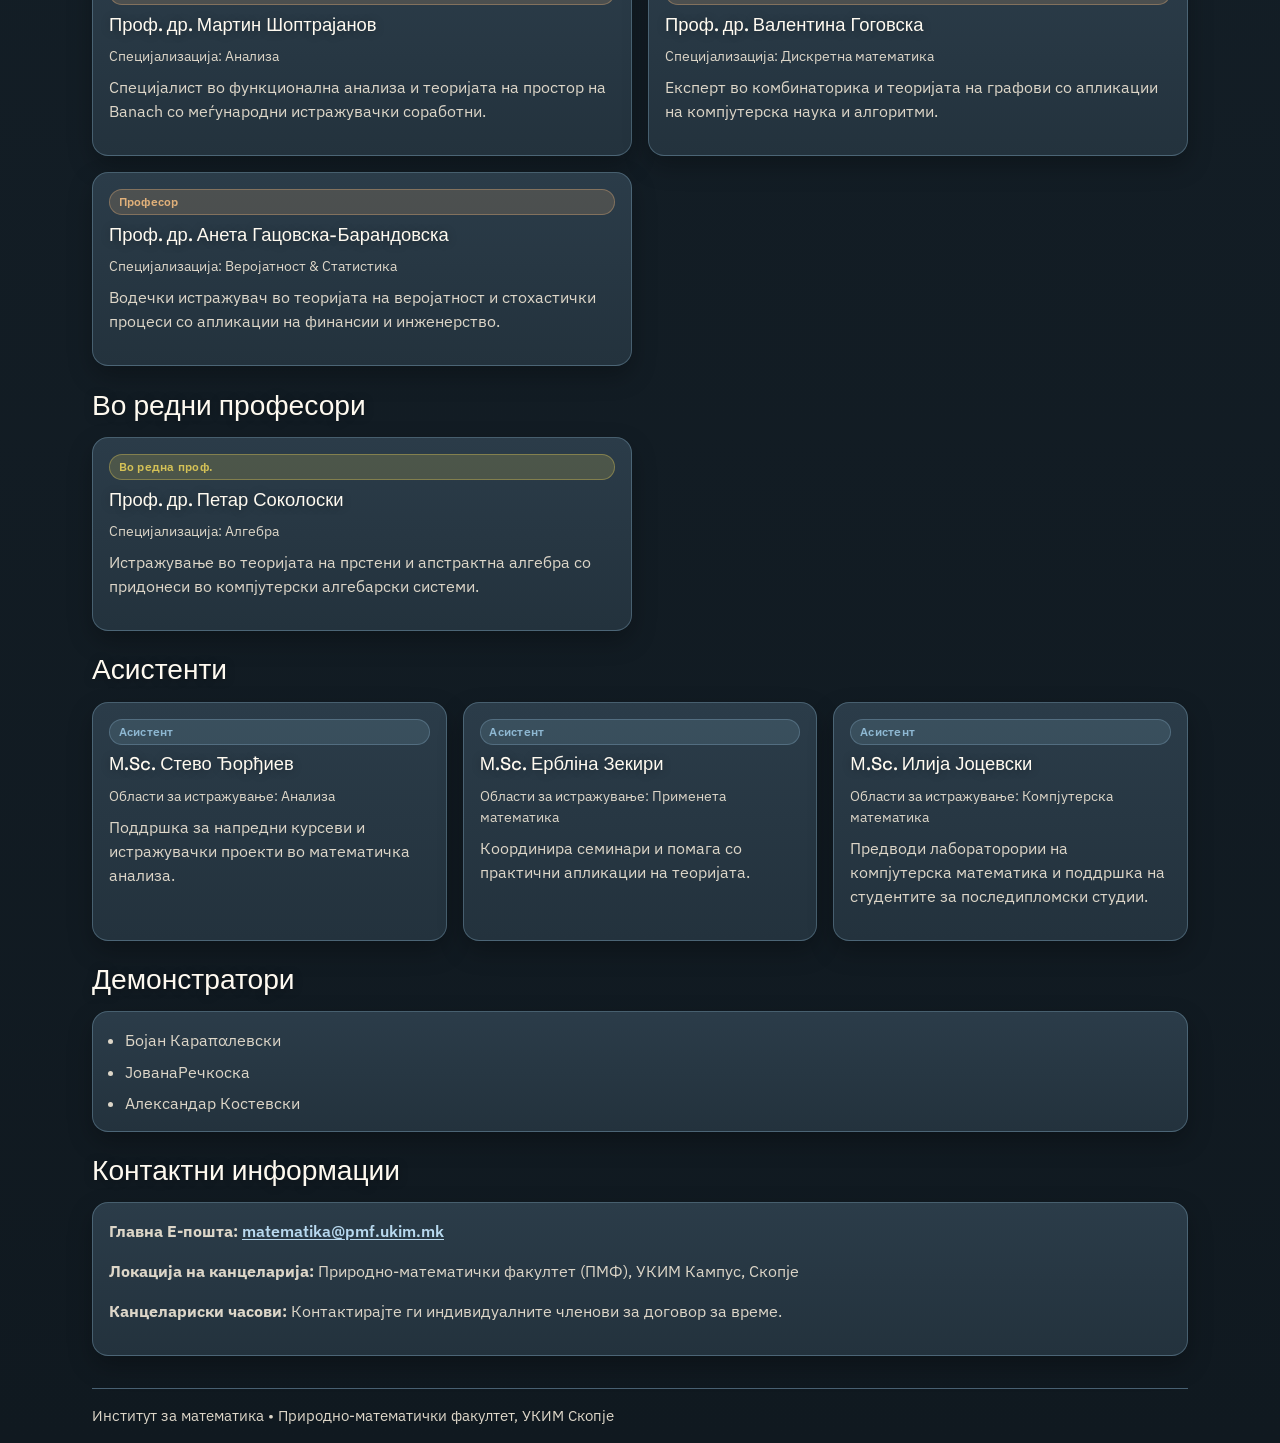
<file: staff.html>
<!DOCTYPE html>
<html lang="en">
  <head>
    <meta charset="UTF-8" />
    <meta name="viewport" content="width=device-width, initial-scale=1.0" />
    <title>Наставен кадар | Центар за студентски информации</title>
    <meta name="description" content="Директоријум на факултетот на Институтот за математика при ПМФ, УКИМ Скопје." />
    <!-- Bootstrap CSS -->
    <link href="https://cdn.jsdelivr.net/npm/bootstrap@5.3.0/dist/css/bootstrap.min.css" rel="stylesheet" />
    <!-- Google Fonts -->
    <link rel="preconnect" href="https://fonts.googleapis.com" />
    <link rel="preconnect" href="https://fonts.gstatic.com" crossorigin />
    <link
      href="https://fonts.googleapis.com/css2?family=Space+Grotesk:wght@400;500;600;700&family=IBM+Plex+Sans:wght@400;500;600&display=swap"
      rel="stylesheet"
    />
    <!-- Custom CSS -->
    <link rel="stylesheet" href="css/styles.css" />
  </head>
  <body>
    <header class="topbar">
      <div class="container topbar-inner">
        <div class="brand">
          <span class="brand-mark" aria-hidden="true"></span>
          <div class="brand-text">ПМФ Инфо</div>
        </div>
        <nav class="nav" aria-label="Main sections">
          <a href="index.html">Почетна</a>
          <a href="staff.html" class="active">Наставен кадар</a>
          <a href="cycles.html">Студиски циклуси</a>
          <a href="seminars.html">Семинари</a>
          <a href="index.html#board">Табла</a>
        </nav>
      </div>
    </header>

    <main class="container">
      <section class="hero" aria-labelledby="hero-title">
        <div class="eyebrow">Директоријум</div>
        <h1 id="hero-title">Наставен кадар</h1>
      </section>

      <!-- Institute Leadership -->
      <section aria-labelledby="leadership-title">
        <div class="section-head">
          <h2 id="leadership-title">Раководство</h2>
        </div>
        <div class="cards">
          <article class="card">
            <span class="tag brand">Директор</span>
            <h3>Раководител на институтот</h3>
            <div class="mb-3">
              <strong>Проф. др. Весна Целакоска-Јорданова</strong>
              <p class="text-muted mb-1">Email: celakoska@gmail.com</p>
              <p class="text-muted">Канцеларија: Институт за математика, ПМФ градба</p>
            </div>
            <p>
              Проф. Целакоска-Јорданова раководи со Институтот со фокус на напредок на истражување 
              и подобрување на квалитетот на наставата низ сите студиски циклуси.
            </p>
          </article>
        </div>
      </section>

      <!-- Regular Professors -->
      <section aria-labelledby="professors-title">
        <div class="section-head">
          <h2 id="professors-title">Редовни професори</h2>
        </div>
        <div class="cards">
          <article class="card half">
            <span class="tag accent">Професор</span>
            <h3>Проф. др. Костадин Тренчевски</h3>
            <p class="text-muted small mb-2">Специјализација: Алгебра & Геометрија</p>
            <p>
              Експерт во алгебарски структури и геометриски апликации со придонеси во 
              чиста и применета математика.
            </p>
          </article>

          <article class="card half">
            <span class="tag accent">Професор</span>
            <h3>Проф. др. Биљана Крстеска</h3>
            <p class="text-muted small mb-2">Специјализација: Анализа</p>
            <p>
              Специјализирана во математичка анализа со фокус на функционална анализа и 
              диференцијални равенки.
            </p>
          </article>

          <article class="card half">
            <span class="tag accent">Професор</span>
            <h3>Проф. др. Весна Манова-Еракович</h3>
            <p class="text-muted small mb-2">Специјализација: Топологија</p>
            <p>
              Водечки истражувач во тополошки структури и нивните апликации во модерната математика.
            </p>
          </article>

          <article class="card half">
            <span class="tag accent">Професор</span>
            <h3>Проф. др. Љупчо Настовски</h3>
            <p class="text-muted small mb-2">Специјализација: Применета математика</p>
            <p>
              Се сосредоточува на практични апликации на математичката теорија во компјутерски и 
              инженерски контексти.
            </p>
          </article>

          <article class="card half">
            <span class="tag accent">Професор</span>
            <h3>Проф. др. Валентина Миловска</h3>
            <p class="text-muted small mb-2">Специјализација: Математичка логика</p>
            <p>
              Експертна во формална логика и математички основи со истражување во теоријата на докази.
            </p>
          </article>

          <article class="card half">
            <span class="tag accent">Професор</span>
            <h3>Проф. др. Ѓорђи Маркоски</h3>
            <p class="text-muted small mb-2">Специјализација: Геометрија</p>
            <p>
              Водечка работа во геометриска анализа и диференцијална геометрија со апликации 
              на модерната физика.
            </p>
          </article>

          <article class="card half">
            <span class="tag accent">Професор</span>
            <h3>Проф. др. Ирена Стојковска</h3>
            <p class="text-muted small mb-2">Специјализација: Анализа & Топологија</p>
            <p>
              Соработува на годишната серија семинари "Математика и апликации". 
              Контакт: irenatra@pmf.ukim.mk
            </p>
          </article>

          <article class="card half">
            <span class="tag accent">Професор</span>
            <h3>Проф. др. Слађана Брсакоска</h3>
            <p class="text-muted small mb-2">Специјализација: Применета математика</p>
            <p>
              Интереси за истражување вклучуваат компјутерска математика и нумерички методи 
              за сложени системи.
            </p>
          </article>

          <article class="card half">
            <span class="tag accent">Професор</span>
            <h3>Проф. др. Мартин Шоптрајанов</h3>
            <p class="text-muted small mb-2">Специјализација: Анализа</p>
            <p>
              Специјалист во функционална анализа и теоријата на простор на Banach со меѓународни 
              истражувачки соработни.
            </p>
          </article>

          <article class="card half">
            <span class="tag accent">Професор</span>
            <h3>Проф. др. Валентина Гоговска</h3>
            <p class="text-muted small mb-2">Специјализација: Дискретна математика</p>
            <p>
              Експерт во комбинаторика и теоријата на графови со апликации на компјутерска наука 
              и алгоритми.
            </p>
          </article>

          <article class="card half">
            <span class="tag accent">Професор</span>
            <h3>Проф. др. Анета Гацовска-Барандовска</h3>
            <p class="text-muted small mb-2">Специјализација: Веројатност & Статистика</p>
            <p>
              Водечки истражувач во теоријата на веројатност и стохастички процеси со апликации 
              на финансии и инженерство.
            </p>
          </article>
        </div>
      </section>

      <section aria-labelledby="assoc-professors-title">
        <div class="section-head">
          <h2 id="assoc-professors-title">Во редни професори</h2>
        </div>
        <div class="cards">
          <article class="card half">
            <span class="tag warning">Во редна проф.</span>
            <h3>Проф. др. Петар Соколоски</h3>
            <p class="text-muted small mb-2">Специјализација: Алгебра</p>
            <p>
              Истражување во теоријата на прстени и апстрактна алгебра со придонеси во компјутерски 
              алгебарски системи.
            </p>
          </article>
        </div>
      </section>

      <!-- Assistants -->
      <section aria-labelledby="assistants-title">
        <div class="section-head">
          <h2 id="assistants-title">Асистенти</h2>
        </div>
        <div class="cards">
          <article class="card third">
            <span class="tag brand">Асистент</span>
            <h3>М.Sc. Стево Ђорђиев</h3>
            <p class="text-muted small mb-2">Области за истражување: Анализа</p>
            <p>Поддршка за напредни курсеви и истражувачки проекти во математичка анализа.</p>
          </article>

          <article class="card third">
            <span class="tag brand">Асистент</span>
            <h3>М.Sc. Ербліна Зекири</h3>
            <p class="text-muted small mb-2">Области за истражување: Применета математика</p>
            <p>Координира семинари и помага со практични апликации на теоријата.</p>
          </article>

          <article class="card third">
            <span class="tag brand">Асистент</span>
            <h3>М.Sc. Илија Јоцевски</h3>
            <p class="text-muted small mb-2">Области за истражување: Компјутерска математика</p>
            <p>Предводи лабораторории на компјутерска математика и поддршка на студентите за последипломски студии.</p>
          </article>
        </div>
      </section>

      <!-- Demonstrators -->
      <section aria-labelledby="demo-title">
        <div class="section-head">
          <h2 id="demo-title">Демонстратори</h2>
        </div>
        <div class="cards">
          <article class="card">
            <ul>
              <li>Бојан Караπαлевски</li>
              <li>ЈованаРечкоска</li>
              <li>Александар Костевски</li>
            </ul>
          </article>
        </div>
      </section>

      <!-- Contact -->
      <section aria-labelledby="contact-title">
        <div class="section-head">
          <h2 id="contact-title">Контактни информации</h2>
        </div>
        <div class="cards">
          <article class="card">
            <p>
              <strong>Главна E-пошта:</strong> 
              <a href="mailto:matematika@pmf.ukim.mk">matematika@pmf.ukim.mk</a>
            </p>
            <p>
              <strong>Локација на канцеларија:</strong> Природно-математички факултет (ПМФ), УКИМ Кампус, Скопје
            </p>
            <p>
              <strong>Канцелариски часови:</strong> Контактирајте ги индивидуалните членови за договор за време.
            </p>
          </article>
        </div>
      </section>

      <footer class="footer">
        Институт за математика • Природно-математички факултет, УКИМ Скопје
      </footer>
    </main>

    <!-- Bootstrap JS -->
    <script src="https://cdn.jsdelivr.net/npm/bootstrap@5.3.0/dist/js/bootstrap.bundle.min.js"></script>
  </body>
</html>
</file>
<file: css/styles.css>
/* Color Palette - Dark Comforting Theme */
:root {
  --bg: #16222b;
  --paper: #23323d;
  --paper-strong: #2b3c49;
  --ink: #f8f4eb;
  --ink-soft: #ddd6c8;
  --muted: #b5c0ca;
  --line: #496173;
  --accent: #e0b07a;
  --accent-deep: #bf8d56;
  --accent-soft: #f0d5af;
  --brand: #8eb8d2;
  --brand-soft: #2d4b5e;
  --success: #a8d5ba;
  --warning: #d4c156;
  --danger: #d98d8d;
}

* {
  box-sizing: border-box;
}

html {
  scroll-behavior: smooth;
}

body {
  margin: 0;
  color: var(--ink);
  background: radial-gradient(circle at 15% -10%, #355162 0, transparent 38%),
    radial-gradient(circle at 85% 12%, #274556 0, transparent 34%),
    linear-gradient(180deg, #16222b 0%, #101920 100%);
  min-height: 100vh;
  font-family: "IBM Plex Sans", sans-serif;
}

p,
li,
label,
strong,
em,
h3,
h4,
h5,
h6 {
  color: var(--ink-soft);
}

.text-dark {
  color: var(--ink) !important;
}

.container {
  width: min(1120px, 92vw);
  margin: 0 auto;
}

/* TOPBAR */
.topbar {
  position: sticky;
  top: 0;
  z-index: 20;
  backdrop-filter: blur(10px);
  background: rgba(17, 27, 35, 0.9);
  border-bottom: 1px solid rgba(73, 97, 115, 0.8);
}

.topbar-inner {
  display: flex;
  align-items: center;
  justify-content: space-between;
  gap: 1rem;
  padding: 0.85rem 0;
}

.brand {
  display: flex;
  align-items: center;
  gap: 0.75rem;
}

.brand-mark {
  width: 2.1rem;
  height: 2.1rem;
  border-radius: 0.45rem;
  background: linear-gradient(140deg, var(--accent), var(--brand));
  box-shadow: 0 8px 20px rgba(70, 130, 180, 0.2);
}

.brand-text {
  font-family: "Space Grotesk", sans-serif;
  font-weight: 700;
  letter-spacing: 0.03em;
  text-transform: uppercase;
  font-size: 0.88rem;
  color: var(--ink);
  text-shadow: 0 1px 10px rgba(0, 0, 0, 0.35);
}

.nav {
  display: flex;
  flex-wrap: wrap;
  gap: 0.6rem;
}

.nav a {
  text-decoration: none;
  color: var(--ink);
  border: 1px solid rgba(142, 184, 210, 0.55);
  padding: 0.45rem 0.75rem;
  border-radius: 999px;
  font-size: 0.85rem;
  font-weight: 600;
  text-shadow: 0 1px 8px rgba(0, 0, 0, 0.35);
  transition: transform 0.2s ease, background 0.2s ease, border-color 0.2s ease, color 0.2s ease;
}

.nav a:hover {
  background: rgba(224, 176, 122, 0.22);
  border-color: var(--accent);
  color: #fffaf0;
  transform: translateY(-1px);
}

.nav .admin-link {
  margin-left: auto;
  background: rgba(142, 184, 210, 0.16);
  border-color: var(--brand);
  color: var(--accent);
  font-weight: 600;
}

.nav .admin-link:hover {
  background: var(--brand);
  color: white;
}

/* HERO */
.hero {
  padding: 4.2rem 0 2.2rem;
  display: grid;
  gap: 1.25rem;
}

.eyebrow {
  width: fit-content;
  background: rgba(224, 176, 122, 0.18);
  color: var(--accent);
  border: 1px solid rgba(224, 176, 122, 0.55);
  border-radius: 999px;
  padding: 0.35rem 0.75rem;
  font-size: 0.8rem;
  letter-spacing: 0.03em;
  font-weight: 600;
}

h1 {
  margin: 0;
  font-family: "Space Grotesk", sans-serif;
  font-size: clamp(2rem, 5vw, 3.9rem);
  line-height: 1.04;
  max-width: 12ch;
  color: #fffaf0;
  text-shadow: 0 2px 14px rgba(0, 0, 0, 0.45);
}

.hero p {
  margin: 0;
  max-width: 72ch;
  color: var(--ink-soft);
  font-size: 1.03rem;
}

.hero-grid {
  display: grid;
  gap: 1rem;
  grid-template-columns: repeat(12, minmax(0, 1fr));
}

.highlight {
  grid-column: span 12;
  background: linear-gradient(180deg, var(--paper-strong) 0%, var(--paper) 100%);
  border: 1px solid rgba(142, 184, 210, 0.35);
  border-radius: 1rem;
  padding: 1rem 1.1rem;
  box-shadow: 0 12px 28px rgba(0, 0, 0, 0.24);
  animation: rise 0.6s ease both;
}

.highlight strong {
  display: block;
  font-family: "Space Grotesk", sans-serif;
  margin-bottom: 0.25rem;
  color: #fffaf0;
  text-shadow: 0 1px 10px rgba(0, 0, 0, 0.35);
}

.highlight-link {
  display: block;
  text-decoration: none;
  cursor: pointer;
  transition: transform 0.2s ease, border-color 0.2s ease, box-shadow 0.2s ease;
}

.highlight-link:hover,
.highlight-link:focus-visible {
  transform: translateY(-2px);
  border-color: var(--accent);
  box-shadow: 0 14px 30px rgba(0, 0, 0, 0.35);
}

.highlight small {
  color: var(--ink-soft);
}

/* SECTIONS */
section {
  margin: 1.4rem 0;
}

.section-head {
  display: flex;
  align-items: baseline;
  justify-content: space-between;
  gap: 1rem;
  margin-bottom: 0.9rem;
}

h2 {
  margin: 0;
  font-family: "Space Grotesk", sans-serif;
  font-size: clamp(1.35rem, 2.2vw, 2rem);
  color: #fffaf0;
  text-shadow: 0 1px 10px rgba(0, 0, 0, 0.35);
}

.section-note {
  margin: 0;
  color: var(--ink-soft);
  font-size: 0.95rem;
}

.cards {
  display: grid;
  grid-template-columns: repeat(12, minmax(0, 1fr));
  gap: 1rem;
}

.card {
  grid-column: span 12;
  background: linear-gradient(180deg, var(--paper-strong) 0%, var(--paper) 100%);
  border: 1px solid rgba(142, 184, 210, 0.33);
  border-radius: 1rem;
  padding: 1rem;
  box-shadow: 0 10px 25px rgba(0, 0, 0, 0.26);
  animation: rise 0.6s ease both;
}

.card h3 {
  margin-top: 0;
  margin-bottom: 0.65rem;
  font-family: "Space Grotesk", sans-serif;
  font-size: 1.15rem;
  color: #fffaf0;
  text-shadow: 0 1px 10px rgba(0, 0, 0, 0.3);
}

.card p {
  margin-top: 0;
  color: var(--ink-soft);
}

ul {
  margin: 0;
  padding-left: 1rem;
}

li + li {
  margin-top: 0.45rem;
}

a {
  color: #b8d9ef;
  font-weight: 600;
  text-underline-offset: 0.12em;
}

a:hover {
  color: #ffd4a4;
}

.text-muted,
small,
.form-text {
  color: var(--ink-soft) !important;
}

.form-control::placeholder,
textarea::placeholder {
  color: #9db0bf;
  opacity: 1;
}

.form-control,
.form-select,
textarea {
  background-color: #1a2731;
  color: var(--ink);
  border: 1px solid var(--line);
}

.form-control:focus,
.form-select:focus,
textarea:focus {
  background-color: #1f2d38;
  color: var(--ink);
  border-color: var(--brand);
  box-shadow: 0 0 0 0.2rem rgba(142, 184, 210, 0.22);
}

.form-select option {
  background: #1a2731;
  color: var(--ink);
}

.btn-outline-light {
  border-color: rgba(248, 244, 235, 0.7);
  color: #fffaf0;
}

.btn-outline-light:hover {
  background: #fffaf0;
  color: #1a2731;
}

.tag {
  display: inline-block;
  margin-bottom: 0.55rem;
  border-radius: 999px;
  padding: 0.2rem 0.55rem;
  font-size: 0.73rem;
  border: 1px solid transparent;
  letter-spacing: 0.02em;
  font-weight: 600;
}

.tag.accent {
  background: rgba(212, 165, 116, 0.2);
  color: var(--accent);
  border-color: rgba(212, 165, 116, 0.4);
}

.tag.brand {
  background: rgba(122, 159, 181, 0.2);
  color: var(--brand);
  border-color: rgba(122, 159, 181, 0.4);
}

.tag.success {
  background: rgba(168, 213, 186, 0.2);
  color: var(--success);
  border-color: rgba(168, 213, 186, 0.4);
}

.tag.warning {
  background: rgba(212, 193, 86, 0.2);
  color: var(--warning);
  border-color: rgba(212, 193, 86, 0.4);
}

.tag.danger {
  background: rgba(217, 141, 141, 0.2);
  color: var(--danger);
  border-color: rgba(217, 141, 141, 0.4);
}

/* BULLETIN BOARD */
.bulletin-item {
  border-left: 4px solid var(--brand);
  padding-left: 0.75rem;
  margin-bottom: 0.9rem;
}

.bulletin-date {
  color: var(--ink-soft);
  font-size: 0.85rem;
  font-weight: 600;
  display: block;
  margin-bottom: 0.25rem;
}

.bulletin-title {
  font-weight: 600;
  margin-bottom: 0.35rem;
}

.bulletin-desc {
  margin: 0;
  color: var(--ink-soft);
  font-size: 0.95rem;
}

/* FOOTER */
.footer {
  margin: 2rem 0 1rem;
  border-top: 1px solid var(--line);
  padding-top: 1rem;
  color: var(--ink-soft);
  font-size: 0.92rem;
}

/* ANIMATIONS */
@keyframes rise {
  from {
    opacity: 0;
    transform: translateY(12px);
  }
  to {
    opacity: 1;
    transform: translateY(0);
  }
}

/* ADMIN MODAL STYLES */
.admin-modal-backdrop {
  position: fixed;
  top: 0;
  left: 0;
  width: 100%;
  height: 100%;
  background: rgba(0, 0, 0, 0.5);
  display: flex;
  align-items: center;
  justify-content: center;
  z-index: 1000;
  animation: fadeIn 0.3s ease;
}

.admin-modal-content {
  background: linear-gradient(180deg, var(--paper-strong) 0%, var(--paper) 100%);
  border: 1px solid rgba(142, 184, 210, 0.33);
  border-radius: 1rem;
  box-shadow: 0 25px 50px rgba(0, 0, 0, 0.3);
  width: min(500px, 92vw);
  padding: 1.5rem;
  animation: slideUp 0.4s ease;
}

@keyframes fadeIn {
  from {
    opacity: 0;
  }
  to {
    opacity: 1;
  }
}

@keyframes slideUp {
  from {
    transform: translateY(20px);
    opacity: 0;
  }
  to {
    transform: translateY(0);
    opacity: 1;
  }
}

/* RESPONSIVE */
@media (min-width: 680px) {
  .highlight {
    grid-column: span 6;
  }
}

@media (min-width: 900px) {
  .card.half {
    grid-column: span 6;
  }

  .card.third {
    grid-column: span 4;
  }
}
</file>
